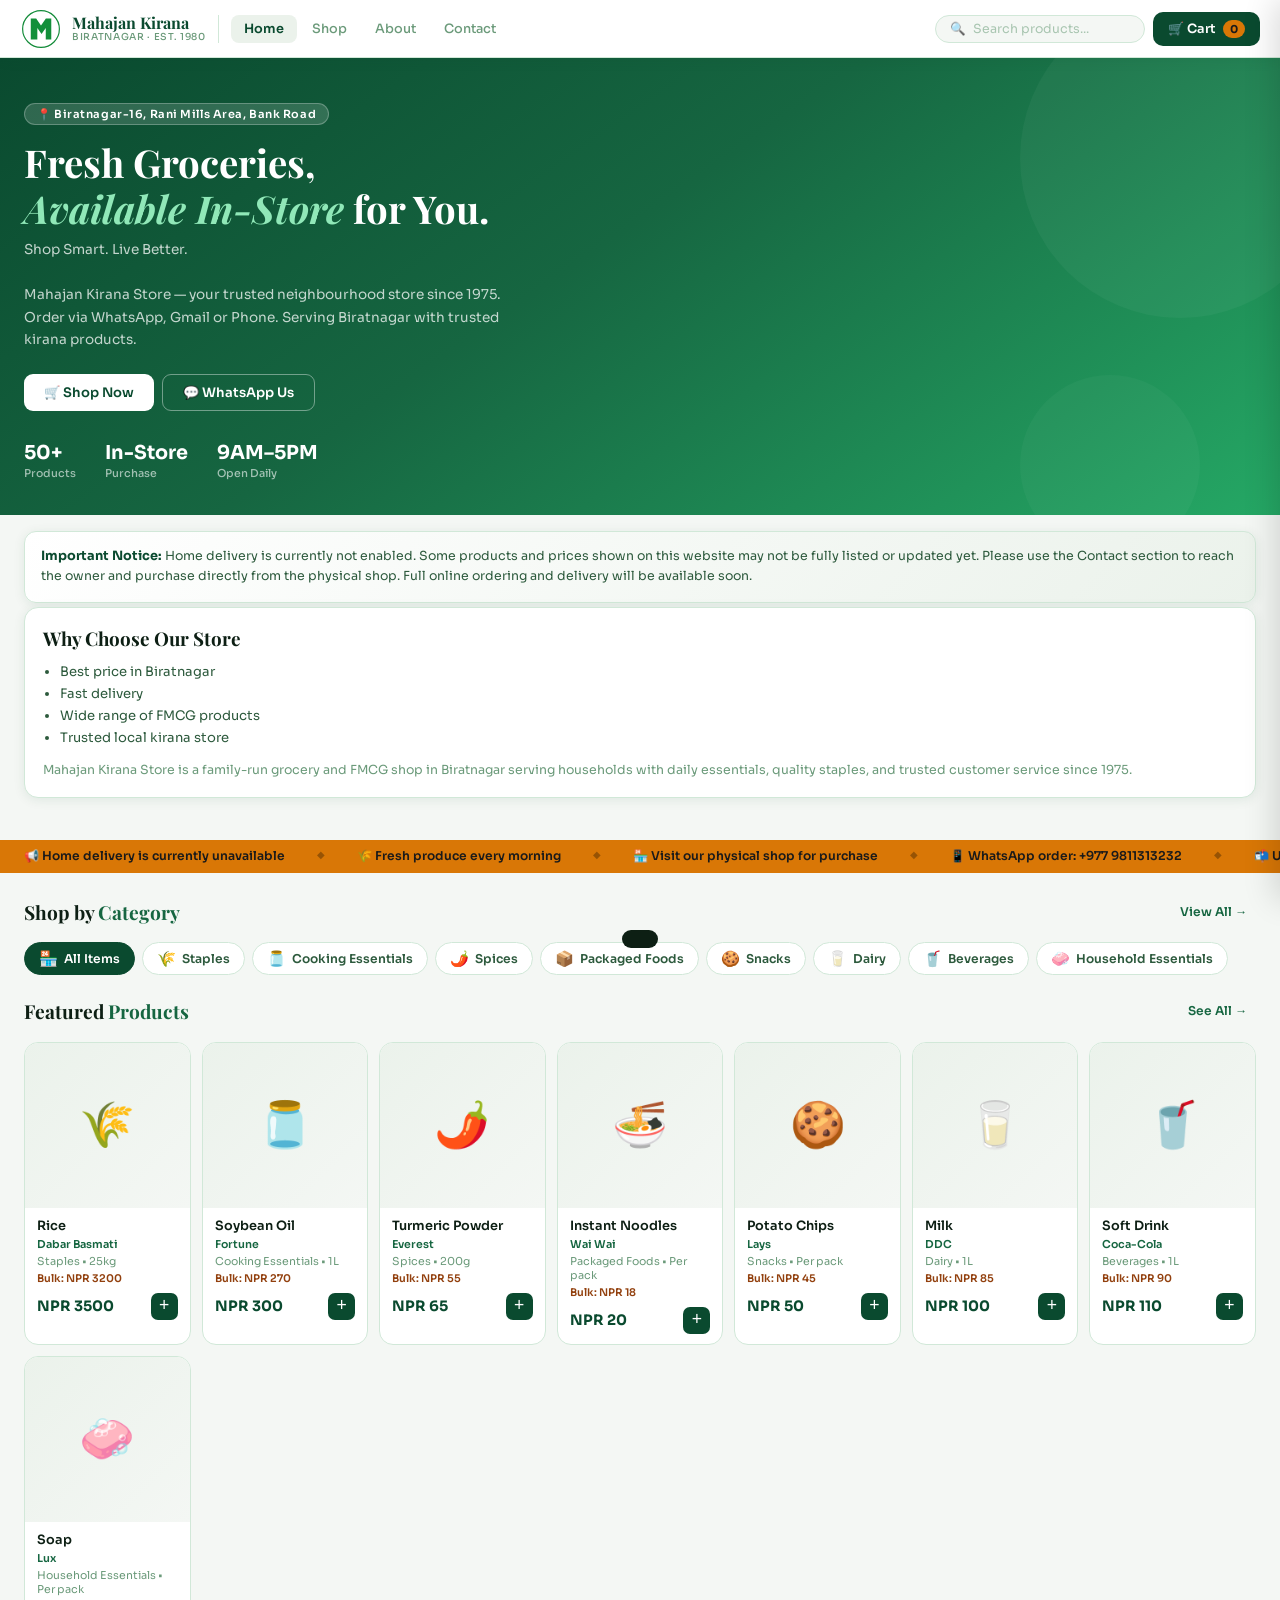
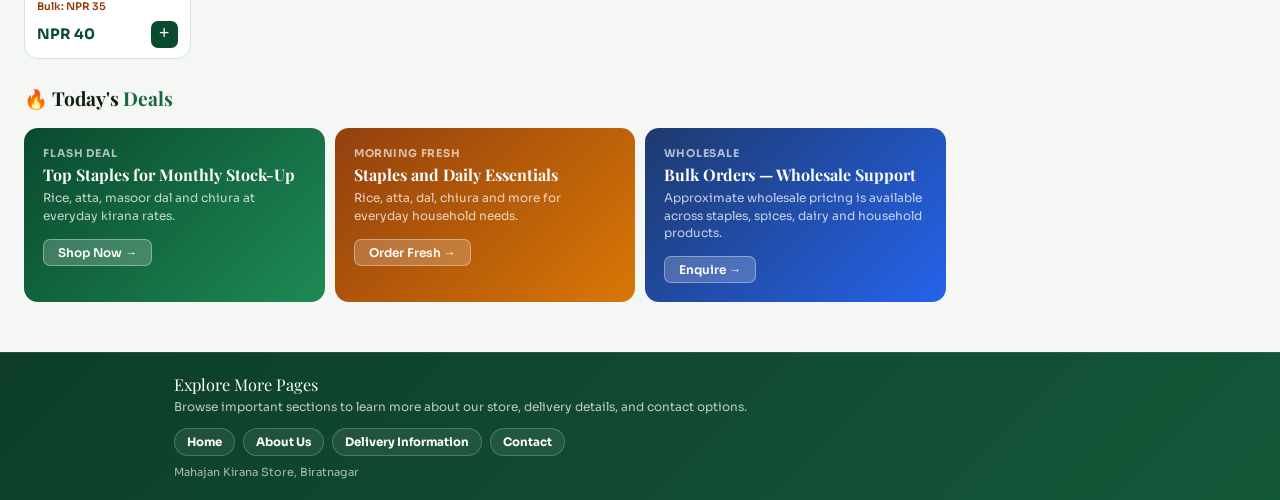
<file: index.html>
﻿<!DOCTYPE html>
<html lang="en">
<head>
<meta charset="UTF-8">
<meta name="viewport" content="width=device-width, initial-scale=1.0">
<title>Mahajan Kirana Store | Trusted Kirana Shop in Biratnagar</title>
<meta name="description" content="Buy groceries, FMCG & household items in Biratnagar. Fast delivery, best prices, trusted local kirana store in Nepal.">
<meta name="keywords" content="Mahajan Kirana Store, Kirana Store Biratnagar, Grocery Shop Biratnagar, Nepal Kirana, Daily Essentials, Wholesale Grocery">
<meta name="author" content="Mahajan Kirana Store">
<meta name="robots" content="index, follow, max-image-preview:large">
<meta name="theme-color" content="#0A4A2F">
<link rel="canonical" href="https://kirana-store-web.vercel.app/"><link rel="icon" type="image/svg+xml" href="assets/images/mahaajan-logo.svg">
<link rel="apple-touch-icon" href="assets/images/mahaajan-logo.png">

<meta property="og:type" content="website">
<meta property="og:site_name" content="Mahajan Kirana Store">
<meta property="og:title" content="Mahajan Kirana Store | Trusted Kirana Shop in Biratnagar">
<meta property="og:description" content="Trusted neighborhood kirana store in Biratnagar. Browse products and contact the owner for direct purchase.">
<meta property="og:url" content="https://kirana-store-web.vercel.app/">

<meta name="twitter:card" content="summary">
<meta name="twitter:title" content="Mahajan Kirana Store | Trusted Kirana Shop in Biratnagar">
<meta name="twitter:description" content="Browse products and contact Mahajan Kirana Store in Biratnagar for direct purchase.">

<link rel="preconnect" href="https://fonts.googleapis.com">
<link rel="preconnect" href="https://fonts.gstatic.com" crossorigin>
<link rel="stylesheet" href="https://fonts.googleapis.com/css2?family=Sora:wght@300;400;500;600;700;800&family=Playfair+Display:ital,wght@0,600;0,700;1,500&display=swap">

<link rel="stylesheet" href="assets/css/styles.css">
<script type="application/ld+json">
{
  "@context": "https://schema.org",
  "@type": "GroceryStore",
  "name": "Mahajan Kirana Store",
  "url": "https://kirana-store-web.vercel.app/",
  "logo": "https://kirana-store-web.vercel.app/assets/images/mahaajan-logo.svg",
  "image": "https://kirana-store-web.vercel.app/assets/images/mahaajan-logo.svg",
  "description": "Trusted neighborhood kirana store in Biratnagar. Buy groceries, FMCG & household items online.",
  "address": {
    "@type": "PostalAddress",
    "streetAddress": "Biratnagar-16, Rani Mills Area, Bank Road",
    "addressLocality": "Biratnagar",
    "addressRegion": "Morang",
    "addressCountry": "NP"
  },
  "telephone": "+9779811313232",
  "email": "harshitshahaaai906@gmail.com",
  "openingHours": "Mo-Su 10:00-17:00",
  "areaServed": "Biratnagar"
}
</script>
</head>
<body>

<div id="nav">
  <div class="logo-wrap" onclick="go('home')">
    <div class="logo-sq"><img class="logo-img" src="assets/images/mahaajan-logo.svg" alt="Mahajan Kirana Store logo"></div>
    <div>
      <div class="logo-name">Mahajan Kirana</div>
      <div class="logo-tag">Biratnagar · Est. 1980</div>
    </div>
  </div>
  <div class="nav-sep"></div>
  <div class="nav-tabs">
    <button class="ntab on" onclick="go('home',this)">Home</button>
    <button class="ntab" onclick="go('shop',this)">Shop</button>
    <button class="ntab" onclick="go('about',this)">About</button>
    <button class="ntab" onclick="go('contact',this)">Contact</button>
  </div>
  <div class="nav-r">
    <div class="search-pill">🔍 <input id="searchInput" placeholder="Search products..." oninput="onSearch()"></div>
    <button class="cartbtn" onclick="openCart()">🛒 Cart <span class="cbadge" id="cCount">0</span></button>
  </div>
</div>

<!-- CART DRAWER -->
<div class="overlay" id="overlay" onclick="closeCart()"></div>
<div class="drawer" id="drawer">
  <div class="dr-head">
    <h2>🛒 Your Cart</h2>
    <button class="dr-close" onclick="closeCart()">✕</button>
  </div>
  <div class="dr-body" id="drBody"></div>
  <div class="dr-foot" id="drFoot" style="display:none">
    <div class="dr-subtotal">
      <span class="dr-subtotal-label">Order Total</span>
      <span class="dr-subtotal-val" id="drTotal">NPR 0</span>
    </div>
    <div class="dr-delivery" id="drDelivery"></div>
    <div class="order-section-label">Choose how to place your order</div>
    <button class="obtn obtn-wa" onclick="placeOrder('wa')">💬 Order via WhatsApp</button>
    <button class="obtn obtn-gm" onclick="placeOrder('gm')">✉️ Order via Gmail</button>
    <button class="obtn obtn-ph" onclick="placeOrder('ph')">📞 Order via Phone Call</button>
    <div class="dr-note">You'll see a preview of your order message before it's sent. You can edit it anytime.</div>
  </div>
</div>

<!-- ORDER MODAL -->
<div class="modal-wrap" id="modalWrap">
  <div class="modal">
    <div class="modal-icon" id="mIcon"></div>
    <div class="modal-title" id="mTitle"></div>
    <div class="modal-sub" id="mSub"></div>
    <div class="modal-order-id" id="mOrderId"></div>
    <div
      style="font-size:.7rem;color:var(--t3);margin-bottom:.4rem;font-weight:600;text-transform:uppercase;letter-spacing:.07em">
      📋 Your order message preview:</div>
    <div class="modal-msg-preview" id="mPreview"></div>
    <div class="modal-btns" id="mBtns"></div>
  </div>
</div>

<div class="modal-wrap" id="detailWrap">
  <div class="modal">
    <div class="modal-icon" id="dIcon"></div>
    <div class="modal-title" id="dTitle"></div>
    <div class="detail-brand" id="dBrand"></div>
    <div class="detail-meta" id="dMeta"></div>
    <div class="detail-desc" id="dDesc"></div>
    <div class="detail-price-grid">
      <div class="detail-price-card">
        <div class="detail-price-label">Retail Price</div>
        <div class="detail-price-value" id="dRetail"></div>
      </div>
      <div class="detail-price-card">
        <div class="detail-price-label">Wholesale Price</div>
        <div class="detail-price-value" id="dWholesale"></div>
      </div>
    </div>
    <div class="modal-btns">
      <button class="modal-btn modal-btn-ph" id="dAddBtn">Add to Cart</button>
      <button class="modal-btn modal-btn-wa" id="dAskBtn">Ask on WhatsApp</button>
      <button class="modal-btn modal-btn-sec" onclick="closeProductDetail()">Close</button>
    </div>
  </div>
</div>

<!-- TOAST -->
<div class="toast" id="toast"></div>

<!-- HOME PAGE -->
<div class="pg on" id="pg-home">
  <div class="hero">
    <div class="hero-inner">
      <div class="hero-pill">📍 Biratnagar-16, Rani Mills Area, Bank Road</div>
      <h1>Fresh Groceries,<br><i>Available In-Store</i> for You.</h1>
      <p>Shop Smart. Live Better.</p>
      <p>Mahajan Kirana Store — your trusted neighbourhood store since 1975. Order via WhatsApp, Gmail or Phone.
        Serving Biratnagar with trusted kirana products.</p>
      <div class="hero-btns">
        <button class="hbtn hbtn-p" onclick="go('shop')">🛒 Shop Now</button>
        <button class="hbtn hbtn-s" onclick="goWA('Hi, I want to know more about Mahajan Kirana Store!')">💬 WhatsApp
          Us</button>
      </div>
      <div class="hero-stats">
        <div>
          <div class="hstat-n">50+</div>
          <div class="hstat-l">Products</div>
        </div>
        <!-- Removed: 3,000+ Happy Customers -->
        <div>
          <div class="hstat-n">In-Store</div>
          <div class="hstat-l">Purchase</div>
        </div>
        <div>
          <div class="hstat-n">9AM–5PM</div>
          <div class="hstat-l">Open Daily</div>
        </div>
      </div>
    </div>
  </div>

  <div class="site-notice">
    <strong>Important Notice:</strong> Home delivery is currently not enabled. Some products and prices shown on this website may not be fully listed or updated yet. Please use the Contact section to reach the owner and purchase directly from the physical shop. Full online ordering and delivery will be available soon.
  </div>

  <div class="sec" style="padding-top:.3rem">
    <div class="ccard" style="padding:1rem 1.1rem">
      <h2 style="margin:.1rem 0 .6rem;font-size:1.18rem;font-family:'Playfair Display',serif;color:var(--t1)">Why Choose Our Store</h2>
      <ul style="margin:0 0 .7rem 1.1rem;padding:0;color:var(--t2);font-size:.82rem;line-height:1.7">
        <li>Best price in Biratnagar</li>
        <li>Fast delivery</li>
        <li>Wide range of FMCG products</li>
        <li>Trusted local kirana store</li>
      </ul>
      <p style="font-size:.78rem;color:var(--t3);margin:.3rem 0 0;line-height:1.6">Mahajan Kirana Store is a family-run grocery and FMCG shop in Biratnagar serving households with daily essentials, quality staples, and trusted customer service since 1975.</p>
    </div>
  </div>

  <div class="ticker">
    <div class="ticker-track">
      <span class="ticker-item">📢 Home delivery is currently unavailable</span><span class="ticker-sep">◆</span>
      <span class="ticker-item">🌾 Fresh produce every morning</span><span class="ticker-sep">◆</span>
      <span class="ticker-item">🏪 Visit our physical shop for purchase</span><span class="ticker-sep">◆</span>
      <span class="ticker-item">📱 WhatsApp order: +977 9811313232</span><span class="ticker-sep">◆</span>
      <span class="ticker-item">📬 Use Contact section to reach owner</span><span class="ticker-sep">◆</span>
      <span class="ticker-item">🌿 100% fresh & quality assured</span><span class="ticker-sep">◆</span>
      <span class="ticker-item">📢 Home delivery is currently unavailable</span><span class="ticker-sep">◆</span>
      <span class="ticker-item">🌾 Fresh produce every morning</span><span class="ticker-sep">◆</span>
      <span class="ticker-item">🏪 Visit our physical shop for purchase</span><span class="ticker-sep">◆</span>
      <span class="ticker-item">📱 WhatsApp order: +977 9811313232</span><span class="ticker-sep">◆</span>
    </div>
  </div>

  <div class="sec">
    <div class="sec-hd">
      <div class="sec-title">Shop by <span>Category</span></div>
      <div class="sec-link" onclick="go('shop')">View All →</div>
    </div>
    <div class="cat-row" id="homeCats"></div>
    <div class="sec-hd" style="margin-top:.3rem">
      <div class="sec-title">Featured <span>Products</span></div>
      <div class="sec-link" onclick="go('shop')">See All →</div>
    </div>
    <div class="pgrid" id="featGrid"></div>
  </div>

  <div class="sec" style="padding-top:0">
    <div class="sec-hd">
      <div class="sec-title">🔥 Today's <span>Deals</span></div>
    </div>
    <div style="display:grid;grid-template-columns:repeat(auto-fill,minmax(240px,1fr));gap:10px">
      <div style="background:linear-gradient(135deg,#0A4A2F,#1e8a55);border-radius:14px;padding:1.2rem;color:#fff">
        <div
          style="font-size:.67rem;font-weight:700;opacity:.65;text-transform:uppercase;letter-spacing:.08em;margin-bottom:4px">
          Flash Deal</div>
        <div style="font-family:'Playfair Display',serif;font-size:1rem;font-weight:700;margin-bottom:4px">Top Staples
          for Monthly Stock-Up</div>
        <div style="font-size:.75rem;opacity:.75;margin-bottom:.9rem;line-height:1.45">Rice, atta, masoor dal and
          chiura at everyday kirana rates.</div>
        <button onclick="go('shop')"
          style="background:rgba(255,255,255,.2);border:1px solid rgba(255,255,255,.35);color:#fff;border-radius:7px;padding:5px 14px;font-size:.75rem;font-weight:600;cursor:pointer;font-family:'Sora',sans-serif">Shop
          Now →</button>
        <div
          style="position:absolute;top:10px;right:10px;background:rgba(255,255,255,.18);border-radius:5px;padding:2px 8px;font-size:.62rem;color:#fff;font-weight:600">
          TODAY</div>
      </div>
      <div style="background:linear-gradient(135deg,#92400E,#D97706);border-radius:14px;padding:1.2rem;color:#fff">
        <div
          style="font-size:.67rem;font-weight:700;opacity:.65;text-transform:uppercase;letter-spacing:.08em;margin-bottom:4px">
          Morning Fresh</div>
        <div style="font-family:'Playfair Display',serif;font-size:1rem;font-weight:700;margin-bottom:4px">Staples and
          Daily Essentials</div>
        <div style="font-size:.75rem;opacity:.75;margin-bottom:.9rem;line-height:1.45">Rice, atta, dal, chiura and more
          for everyday household needs.</div>
        <button onclick="filterGo('staples')"
          style="background:rgba(255,255,255,.2);border:1px solid rgba(255,255,255,.35);color:#fff;border-radius:7px;padding:5px 14px;font-size:.75rem;font-weight:600;cursor:pointer;font-family:'Sora',sans-serif">Order
          Fresh →</button>
      </div>
      <div style="background:linear-gradient(135deg,#1e3a6e,#2563EB);border-radius:14px;padding:1.2rem;color:#fff">
        <div
          style="font-size:.67rem;font-weight:700;opacity:.65;text-transform:uppercase;letter-spacing:.08em;margin-bottom:4px">
          Wholesale</div>
        <div style="font-family:'Playfair Display',serif;font-size:1rem;font-weight:700;margin-bottom:4px">Bulk Orders —
          Wholesale Support</div>
        <div style="font-size:.75rem;opacity:.75;margin-bottom:.9rem;line-height:1.45">Approximate wholesale pricing is
          available across staples, spices, dairy and household products.</div>
        <button onclick="goWA('Hi, I want to enquire about bulk/wholesale pricing at Mahajan Kirana Store.')"
          style="background:rgba(255,255,255,.2);border:1px solid rgba(255,255,255,.35);color:#fff;border-radius:7px;padding:5px 14px;font-size:.75rem;font-weight:600;cursor:pointer;font-family:'Sora',sans-serif">Enquire
          →</button>
      </div>
    </div>
  </div>
</div>

<!-- SHOP PAGE -->
<div class="pg" id="pg-shop">
  <div class="sec">
    <div class="sec-hd">
      <div class="sec-title">All <span>Products</span></div>
      <div id="shopCount" style="font-size:.75rem;color:var(--t3);font-weight:500"></div>
    </div>
    <div class="cat-row" id="shopCats"></div>
    <div class="pricing-note" id="pricingNote"></div>
    <div class="pgrid" id="shopGrid"></div>
  </div>
</div>

<!-- ABOUT PAGE -->
<div class="pg" id="pg-about">
  <div class="about-page">
    <div class="about-hero-card">
      <div class="about-kicker">🌿 Est. 1975 · Biratnagar, Nepal</div>
      <div class="about-main-title">Three Generations. One <em>Unbreakable</em> Promise.</div>
      <div class="about-hero-copy">Mahajan Kirana Store began with a simple idea: serve every family with honesty, fairness, and care. That same spirit still shapes everything we do today, from the shop counter to online ordering.</div>
      <div class="about-pill-row">
        <div class="about-pill">50 Years of Trust</div>
        <div class="about-pill">Family-Run Since 1975</div>
        <div class="about-pill">Serving Biratnagar Daily</div>
      </div>
    </div>

    <div class="about-grid">
      <div class="ccard">
        <div class="ccard-title">Our Story</div>
        <div class="about-card-copy">
          <p>In 1975, <strong>Mahesh Shah</strong> started Mahajan Kirana as a small neighbourhood store built on hard work, honest pricing, and genuine customer care.</p>
          <div class="about-highlight">"Every Customer is Family" is the founding belief that still guides the store.</div>
          <p>Over time, <strong>Harendra Prasad Shah</strong> expanded the business, widened the product range, and built strong trust with families across Biratnagar.</p>
          <p>Today, <strong>Harshit Shah</strong> is carrying that legacy forward online, making ordering faster and easier while keeping the same local warmth.</p>
        </div>
      </div>

      <div class="ccard">
        <div class="ccard-title">Our Journey</div>
        <div class="about-timeline">
          <div class="about-line">
            <div class="about-line-year">1975 · The Beginning</div>
            <div class="about-line-title">Mahesh Shah Opens the First Shop</div>
            <div class="about-line-copy">A humble kirana counter with a promise of fair prices and respectful service.</div>
          </div>
          <div class="about-line">
            <div class="about-line-year">1990s · Expansion</div>
            <div class="about-line-title">Growing With the Community</div>
            <div class="about-line-copy">The store expanded its range and became a daily stop for families across Biratnagar.</div>
          </div>
          <div class="about-line">
            <div class="about-line-year">Today · Digital Era</div>
            <div class="about-line-title">Mahajan Kirana Goes Online</div>
            <div class="about-line-copy">The same trusted experience now continues through the website, cart, and WhatsApp ordering.</div>
          </div>
        </div>
      </div>
    </div>

    <div class="ccard">
      <div class="ccard-title">Three Generations, One Store</div>
      <div class="about-grid three">
        <div class="about-person">
          <div class="about-person-tag">Founder</div>
          <div class="about-person-name">Mahesh Shah</div>
          <div class="about-person-role">1st Generation · Est. 1975</div>
          <div class="about-person-desc">Built the foundation of Mahajan Kirana with honesty, discipline, and care for every customer.</div>
        </div>
        <div class="about-person">
          <div class="about-person-tag">Owner</div>
          <div class="about-person-name">Harendra Prasad Shah</div>
          <div class="about-person-role">2nd Generation · Current Owner</div>
          <div class="about-person-desc">Expanded the store, strengthened community trust, and kept quality and pricing dependable.</div>
        </div>
        <div class="about-person">
          <div class="about-person-tag">Digital</div>
          <div class="about-person-name">Harshit Shah</div>
          <div class="about-person-role">3rd Generation · Website Builder</div>
          <div class="about-person-desc">Bringing the family business into the digital age while preserving the same local experience.</div>
        </div>
      </div>
    </div>

    <div class="ccard">
      <div class="ccard-title">What We Stand For</div>
      <div class="about-grid three">
        <div class="about-value">
          <div class="about-value-title">Trust First</div>
          <div class="about-value-desc">We keep our word and serve customers honestly.</div>
        </div>
        <div class="about-value">
          <div class="about-value-title">Fair Prices</div>
          <div class="about-value-desc">Families should always feel they are getting real value.</div>
        </div>
        <div class="about-value">
          <div class="about-value-title">Fresh Quality</div>
          <div class="about-value-desc">We stock what we would confidently bring to our own home.</div>
        </div>
      </div>
    </div>

    <div class="ccard about-quote">
      <div class="about-quote-text">"Every Customer is <em>Family</em>."</div>
      <div class="about-quote-by">Mahesh Shah · Founder, Mahajan Kirana Store</div>
    </div>
  </div>
</div>

<!-- CONTACT PAGE -->
<div class="pg" id="pg-contact">
  <div class="contact-wrap">
    <div style="padding-top:.4rem;margin-bottom:1.1rem">
      <div class="sec-title" style="font-size:1.3rem;margin-bottom:.3rem">Get in <span
          style="color:var(--g2)">Touch</span></div>
      <p style="font-size:.8rem;color:var(--t3);line-height:1.6">Visit us, call us, or order directly via WhatsApp or
        email — we're always here for you.</p>
    </div>
    <div class="ccard">
      <div class="ccard-title">🏪 Mahajan Kirana Store</div>
      <div class="cinfo-row">
        <div class="cinfo-ic">📍</div>
        <div>
          <div class="cinfo-lbl">Address</div>
          <div class="cinfo-val">Biratnagar-16, Rani Mills Area, Bank Road, Morang, Nepal</div>
        </div>
      </div>
      <div class="cinfo-row">
        <div class="cinfo-ic">📞</div>
        <div>
          <div class="cinfo-lbl">Phone / WhatsApp</div>
          <div class="cinfo-val">+977 9811313232</div>
        </div>
      </div>
      <div class="cinfo-row">
        <div class="cinfo-ic">✉️</div>
        <div>
          <div class="cinfo-lbl">Email</div>
          <div class="cinfo-val">harshitshahaaai906@gmail.com</div>
        </div>
      </div>
      <div class="cinfo-row">
        <div class="cinfo-ic">🕐</div>
        <div>
          <div class="cinfo-lbl">Hours</div>
          <div class="cinfo-val">10:00 AM – 5:00 PM · Open Every Day</div>
        </div>
      </div>
      <div class="cinfo-row">
        <div class="cinfo-ic">🚚</div>
        <div>
          <div class="cinfo-lbl">Delivery</div>
          <div class="cinfo-val">Home delivery is currently unavailable. Please contact the owner and purchase from the physical shop.</div>
        </div>
      </div>
    </div>
    <div class="ccard">
      <div class="ccard-title">📍 Our Location</div>
      <div class="map-box">
        <iframe class="map-frame"
          src="https://www.google.com/maps?q=Mahajan%20Kirana%20Store%2C%20Biratnagar-16%2C%20Rani%20Mills%20Area%2C%20Bank%20Road%2C%20Morang%2C%20Nepal&output=embed"
          title="Mahajan Kirana Store location map" loading="lazy" referrerpolicy="no-referrer-when-downgrade"
          allowfullscreen></iframe>
      </div>
      <div class="cbtn-row">
        <button class="cbtn cbtn-map" onclick="openMap()">Open Map</button>
        <button class="cbtn cbtn-wa" onclick="goWA('Hi, I want to visit or order from Mahajan Kirana Store!')">💬
          WhatsApp</button>
        <button class="cbtn cbtn-call" onclick="callStore()">📞 Call Now</button>
        <button class="cbtn cbtn-mail" onclick="emailStore()">✉️ Email Us</button>
      </div>
    </div>
    <div class="ccard">
      <div class="ccard-title">📦 Place a Direct Order</div>
      <p style="font-size:.78rem;color:var(--t3);margin-bottom:.9rem;line-height:1.55">Want to order without browsing?
        Tell us what you need and we'll arrange it for you.</p>
      <div class="cbtn-row" style="flex-direction:column">
        <button class="cbtn cbtn-wa" style="width:100%"
          onclick="goWA('Hi Mahajan Kirana, I want to place a custom order. Please help me!')">💬 Custom Order via
          WhatsApp</button>
        <button class="cbtn cbtn-mail" style="width:100%;margin-top:4px" onclick="emailDirectOrder()">✉️ Custom Order
          via Email</button>
      </div>
    </div>
  </div>
</div>

<footer class="site-footer">
  <div class="site-footer-inner">
    <div class="site-footer-title">Explore More Pages</div>
    <div class="site-footer-sub">Browse important sections to learn more about our store, delivery details, and contact options.</div>
    <div class="site-footer-links">
      <a class="site-footer-link" href="index.html">Home</a>
      <a class="site-footer-link" href="about.html">About Us</a>
      <a class="site-footer-link" href="delivery.html">Delivery Information</a>
      <a class="site-footer-link" href="contact.html">Contact</a>
    </div>
    <div class="site-footer-copy">Mahajan Kirana Store, Biratnagar</div>
  </div>
</footer>

<script src="assets/js/script.js"></script>
</body>
</html>
</file>
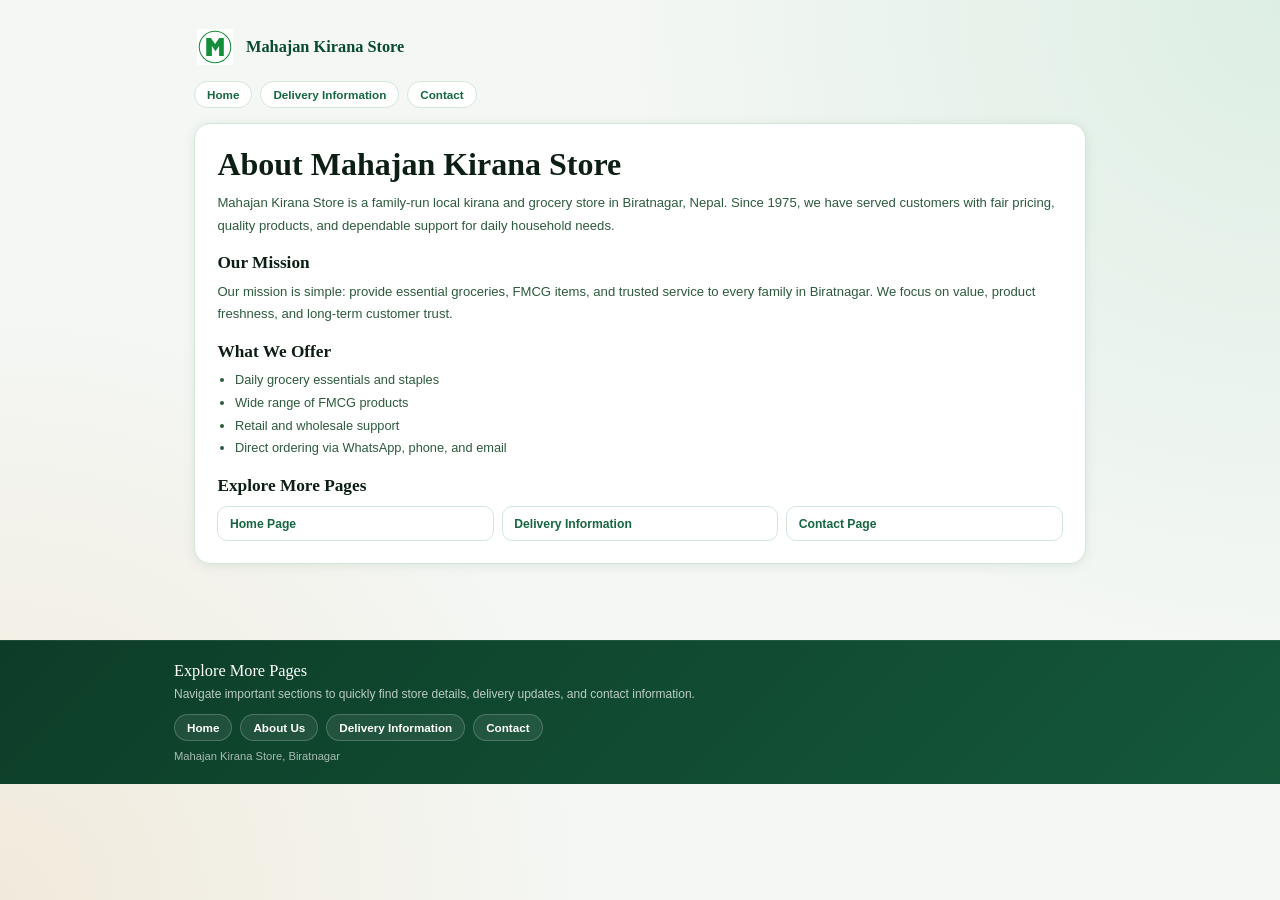
<file: about.html>
<!DOCTYPE html>
<html lang="en">
<head>
<meta charset="UTF-8">
<meta name="viewport" content="width=device-width, initial-scale=1.0">
<title>About Mahajan Kirana Store | Trusted Kirana in Biratnagar</title>
<meta name="description" content="Learn about Mahajan Kirana Store in Biratnagar, a trusted family-run kirana shop serving daily grocery and FMCG needs since 1975.">
<meta name="keywords" content="about Mahajan Kirana Store, Biratnagar kirana, family grocery store Nepal, trusted kirana store">
<meta name="robots" content="index,follow">
<link rel="canonical" href="https://kirana-store-web.vercel.app/about.html">
<link rel="icon" type="image/svg+xml" href="assets/images/mahaajan-logo.svg">
<link rel="apple-touch-icon" href="assets/images/mahaajan-logo.png">
<link rel="stylesheet" href="assets/css/styles.css">
</head>
<body class="info-page">
  <main class="info-shell">
    <a class="info-brand" href="index.html">
      <span class="logo-sq logo-sq-sm"><img class="logo-img" src="assets/images/mahaajan-logo.svg" alt="Mahajan Kirana Store logo"></span>
      <span class="info-brand-text">Mahajan Kirana Store</span>
    </a>
    <div class="info-topnav">
      <a class="info-navlink" href="index.html">Home</a>
      <a class="info-navlink" href="delivery.html">Delivery Information</a>
      <a class="info-navlink" href="contact.html">Contact</a>
    </div>

    <section class="info-card">
      <h1 class="info-h1">About Mahajan Kirana Store</h1>
      <p class="info-copy">Mahajan Kirana Store is a family-run local kirana and grocery store in Biratnagar, Nepal. Since 1975, we have served customers with fair pricing, quality products, and dependable support for daily household needs.</p>

      <h2 class="info-h2">Our Mission</h2>
      <p class="info-copy">Our mission is simple: provide essential groceries, FMCG items, and trusted service to every family in Biratnagar. We focus on value, product freshness, and long-term customer trust.</p>

      <h2 class="info-h2">What We Offer</h2>
      <ul class="info-list">
        <li>Daily grocery essentials and staples</li>
        <li>Wide range of FMCG products</li>
        <li>Retail and wholesale support</li>
        <li>Direct ordering via WhatsApp, phone, and email</li>
      </ul>

      <h2 class="info-h2">Explore More Pages</h2>
      <div class="info-links">
        <a class="info-link-card" href="index.html">Home Page</a>
        <a class="info-link-card" href="delivery.html">Delivery Information</a>
        <a class="info-link-card" href="contact.html">Contact Page</a>
      </div>
    </section>
  </main>

  <footer class="site-footer">
    <div class="site-footer-inner">
      <div class="site-footer-title">Explore More Pages</div>
      <div class="site-footer-sub">Navigate important sections to quickly find store details, delivery updates, and contact information.</div>
      <div class="site-footer-links">
        <a class="site-footer-link" href="index.html">Home</a>
        <a class="site-footer-link" href="about.html">About Us</a>
        <a class="site-footer-link" href="delivery.html">Delivery Information</a>
        <a class="site-footer-link" href="contact.html">Contact</a>
      </div>
      <div class="site-footer-copy">Mahajan Kirana Store, Biratnagar</div>
    </div>
  </footer>
</body>
</html>
</file>
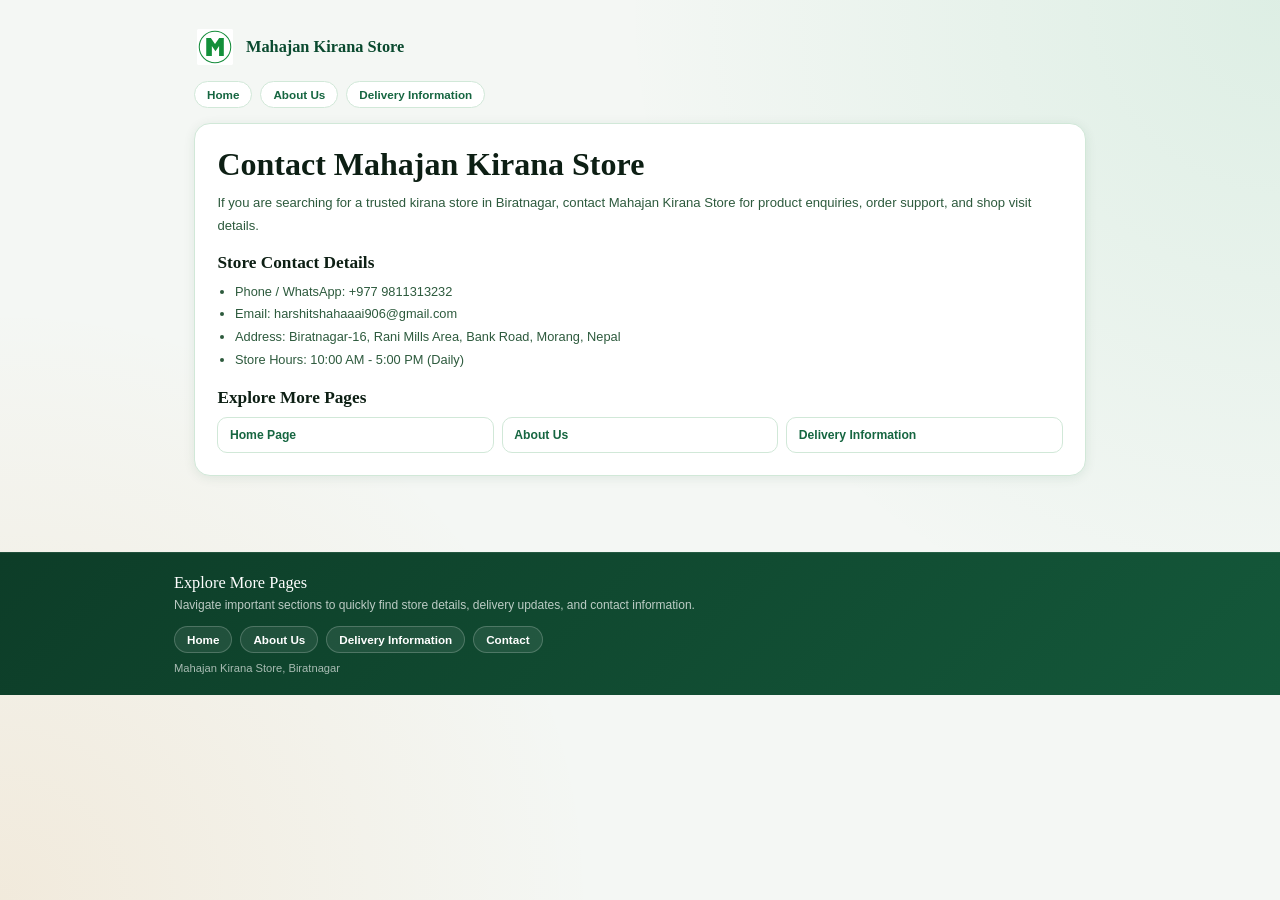
<file: contact.html>
<!DOCTYPE html>
<html lang="en">
<head>
<meta charset="UTF-8">
<meta name="viewport" content="width=device-width, initial-scale=1.0">
<title>Contact Mahajan Kirana Store | Biratnagar Grocery Shop</title>
<meta name="description" content="Contact Mahajan Kirana Store in Biratnagar via phone, WhatsApp, and email. Visit our grocery and FMCG store for daily essentials.">
<meta name="keywords" content="contact Mahajan Kirana Store, kirana store Biratnagar contact, grocery store phone number Biratnagar">
<meta name="robots" content="index,follow">
<link rel="canonical" href="https://kirana-store-web.vercel.app/contact.html">
<link rel="icon" type="image/svg+xml" href="assets/images/mahaajan-logo.svg">
<link rel="apple-touch-icon" href="assets/images/mahaajan-logo.png">
<link rel="stylesheet" href="assets/css/styles.css">
</head>
<body class="info-page">
  <main class="info-shell">
    <a class="info-brand" href="index.html">
      <span class="logo-sq logo-sq-sm"><img class="logo-img" src="assets/images/mahaajan-logo.svg" alt="Mahajan Kirana Store logo"></span>
      <span class="info-brand-text">Mahajan Kirana Store</span>
    </a>
    <div class="info-topnav">
      <a class="info-navlink" href="index.html">Home</a>
      <a class="info-navlink" href="about.html">About Us</a>
      <a class="info-navlink" href="delivery.html">Delivery Information</a>
    </div>

    <section class="info-card">
      <h1 class="info-h1">Contact Mahajan Kirana Store</h1>
      <p class="info-copy">If you are searching for a trusted kirana store in Biratnagar, contact Mahajan Kirana Store for product enquiries, order support, and shop visit details.</p>

      <h2 class="info-h2">Store Contact Details</h2>
      <ul class="info-list">
        <li>Phone / WhatsApp: +977 9811313232</li>
        <li>Email: harshitshahaaai906@gmail.com</li>
        <li>Address: Biratnagar-16, Rani Mills Area, Bank Road, Morang, Nepal</li>
        <li>Store Hours: 10:00 AM - 5:00 PM (Daily)</li>
      </ul>

      <h2 class="info-h2">Explore More Pages</h2>
      <div class="info-links">
        <a class="info-link-card" href="index.html">Home Page</a>
        <a class="info-link-card" href="about.html">About Us</a>
        <a class="info-link-card" href="delivery.html">Delivery Information</a>
      </div>
    </section>
  </main>

  <footer class="site-footer">
    <div class="site-footer-inner">
      <div class="site-footer-title">Explore More Pages</div>
      <div class="site-footer-sub">Navigate important sections to quickly find store details, delivery updates, and contact information.</div>
      <div class="site-footer-links">
        <a class="site-footer-link" href="index.html">Home</a>
        <a class="site-footer-link" href="about.html">About Us</a>
        <a class="site-footer-link" href="delivery.html">Delivery Information</a>
        <a class="site-footer-link" href="contact.html">Contact</a>
      </div>
      <div class="site-footer-copy">Mahajan Kirana Store, Biratnagar</div>
    </div>
  </footer>
</body>
</html>
</file>
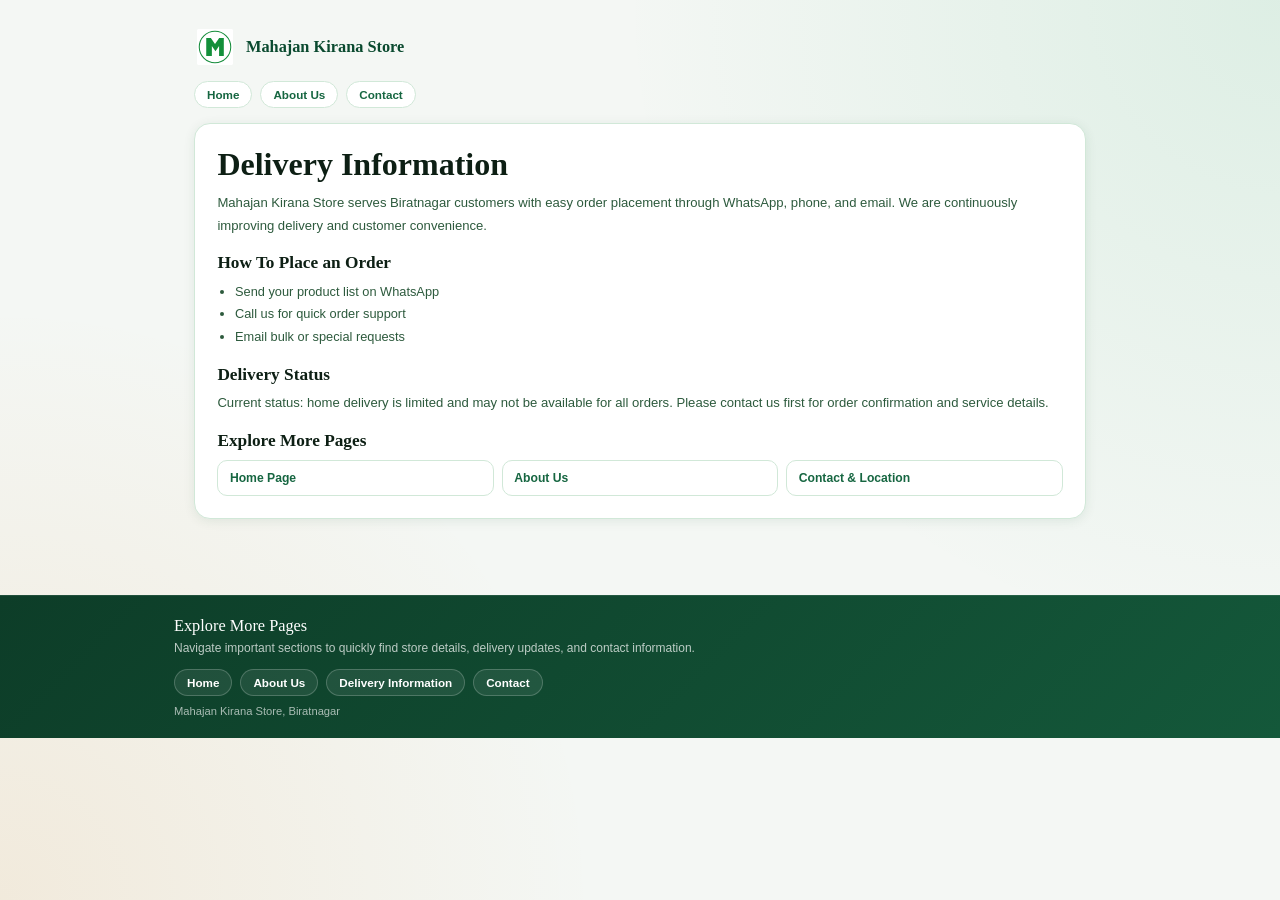
<file: delivery.html>
<!DOCTYPE html>
<html lang="en">
<head>
<meta charset="UTF-8">
<meta name="viewport" content="width=device-width, initial-scale=1.0">
<title>Delivery Information | Mahajan Kirana Store Biratnagar</title>
<meta name="description" content="Read delivery information for Mahajan Kirana Store in Biratnagar, including order channels, service areas, and support details.">
<meta name="keywords" content="delivery Mahajan Kirana Store, grocery delivery Biratnagar, kirana order Nepal">
<meta name="robots" content="index,follow">
<link rel="canonical" href="https://kirana-store-web.vercel.app/delivery.html">
<link rel="icon" type="image/svg+xml" href="assets/images/mahaajan-logo.svg">
<link rel="apple-touch-icon" href="assets/images/mahaajan-logo.png">
<link rel="stylesheet" href="assets/css/styles.css">
</head>
<body class="info-page">
  <main class="info-shell">
    <a class="info-brand" href="index.html">
      <span class="logo-sq logo-sq-sm"><img class="logo-img" src="assets/images/mahaajan-logo.svg" alt="Mahajan Kirana Store logo"></span>
      <span class="info-brand-text">Mahajan Kirana Store</span>
    </a>
    <div class="info-topnav">
      <a class="info-navlink" href="index.html">Home</a>
      <a class="info-navlink" href="about.html">About Us</a>
      <a class="info-navlink" href="contact.html">Contact</a>
    </div>

    <section class="info-card">
      <h1 class="info-h1">Delivery Information</h1>
      <p class="info-copy">Mahajan Kirana Store serves Biratnagar customers with easy order placement through WhatsApp, phone, and email. We are continuously improving delivery and customer convenience.</p>

      <h2 class="info-h2">How To Place an Order</h2>
      <ul class="info-list">
        <li>Send your product list on WhatsApp</li>
        <li>Call us for quick order support</li>
        <li>Email bulk or special requests</li>
      </ul>

      <h2 class="info-h2">Delivery Status</h2>
      <p class="info-copy">Current status: home delivery is limited and may not be available for all orders. Please contact us first for order confirmation and service details.</p>

      <h2 class="info-h2">Explore More Pages</h2>
      <div class="info-links">
        <a class="info-link-card" href="index.html">Home Page</a>
        <a class="info-link-card" href="about.html">About Us</a>
        <a class="info-link-card" href="contact.html">Contact & Location</a>
      </div>
    </section>
  </main>

  <footer class="site-footer">
    <div class="site-footer-inner">
      <div class="site-footer-title">Explore More Pages</div>
      <div class="site-footer-sub">Navigate important sections to quickly find store details, delivery updates, and contact information.</div>
      <div class="site-footer-links">
        <a class="site-footer-link" href="index.html">Home</a>
        <a class="site-footer-link" href="about.html">About Us</a>
        <a class="site-footer-link" href="delivery.html">Delivery Information</a>
        <a class="site-footer-link" href="contact.html">Contact</a>
      </div>
      <div class="site-footer-copy">Mahajan Kirana Store, Biratnagar</div>
    </div>
  </footer>
</body>
</html>
</file>
<file: assets/css/styles.css>
﻿  * {
    margin: 0;
    padding: 0;
    box-sizing: border-box
  }

  :root {
    --g1: #0A4A2F;
    --g2: #166641;
    --g3: #1e8a55;
    --amber: #D97706;
    --amber-l: #FEF3C7;
    --amber-d: #92400E;
    --red: #DC2626;
    --red-l: #FEF2F2;
    --bg: #F4F7F4;
    --bg2: #FFFFFF;
    --bg3: #EBF2EB;
    --t1: #0D1F14;
    --t2: #2D5A3D;
    --t3: #6B9A7A;
    --t4: #A8C5B0;
    --bdr: #D1E8D8;
    --r: 14px;
    --r2: 10px;
    --r3: 7px;
    --sh: 0 2px 12px rgba(10, 74, 47, 0.09);
    --sh2: 0 8px 28px rgba(10, 74, 47, 0.16);
  }

  body {
    font-family: 'Sora', sans-serif;
    background: var(--bg);
    color: var(--t1);
    min-height: 100vh;
    overflow-x: hidden;
    font-size: 14px;
  }

  /* SCROLLBAR */
  ::-webkit-scrollbar {
    width: 3px;
    height: 3px
  }

  ::-webkit-scrollbar-thumb {
    background: var(--bdr);
    border-radius: 99px
  }

  /* ===== NAV ===== */
  #nav {
    position: sticky;
    top: 0;
    z-index: 200;
    background: var(--bg2);
    border-bottom: 1px solid var(--bdr);
    height: 58px;
    display: flex;
    align-items: center;
    padding: 0 20px;
    gap: 12px;
    box-shadow: var(--sh)
  }

  .logo-wrap {
    display: flex;
    align-items: center;
    gap: 10px;
    cursor: pointer;
    flex-shrink: 0
  }

  .logo-sq {
    width: 42px;
    height: 42px;
    border-radius: 50%;
    background: transparent;
    display: flex;
    align-items: center;
    justify-content: center;
    font-size: 17px;
    overflow: hidden;
    padding: 0;
    flex-shrink: 0
  }

  .logo-img {
    width: 100%;
    height: 100%;
    display: block;
    object-fit: contain
  }

  .logo-name {
    font-family: 'Playfair Display', serif;
    font-size: 1rem;
    font-weight: 700;
    color: var(--g1);
    line-height: 1.1
  }

  .logo-tag {
    font-size: 0.6rem;
    font-weight: 500;
    color: var(--t3);
    letter-spacing: 0.07em;
    text-transform: uppercase
  }

  .nav-sep {
    width: 1px;
    height: 28px;
    background: var(--bdr);
    flex-shrink: 0
  }

  .nav-tabs {
    display: flex;
    gap: 2px;
    flex: 1
  }

  .ntab {
    padding: 6px 13px;
    border-radius: 8px;
    border: none;
    background: none;
    font-family: 'Sora', sans-serif;
    font-size: 0.8rem;
    font-weight: 500;
    color: var(--t3);
    cursor: pointer;
    transition: all .16s;
    white-space: nowrap
  }

  .ntab:hover {
    background: var(--bg3);
    color: var(--t2)
  }

  .ntab.on {
    background: var(--bg3);
    color: var(--g1);
    font-weight: 600
  }

  .nav-r {
    display: flex;
    align-items: center;
    gap: 8px;
    margin-left: auto;
    flex-shrink: 0
  }

  .search-pill {
    display: flex;
    align-items: center;
    gap: 7px;
    background: var(--bg);
    border: 1px solid var(--bdr);
    border-radius: 999px;
    padding: 5px 14px;
    font-size: 0.78rem;
    color: var(--t3);
    cursor: pointer;
    transition: border .15s;
    min-width: 160px
  }

  .search-pill:hover {
    border-color: var(--g2)
  }

  .search-pill input {
    border: none;
    background: none;
    font-family: 'Sora', sans-serif;
    font-size: 0.78rem;
    color: var(--t1);
    width: 100%;
    outline: none
  }

  .search-pill input::placeholder {
    color: var(--t4)
  }

  .cartbtn {
    display: flex;
    align-items: center;
    gap: 7px;
    background: var(--g1);
    color: #fff;
    border: none;
    border-radius: 10px;
    padding: 8px 15px;
    font-family: 'Sora', sans-serif;
    font-size: 0.8rem;
    font-weight: 600;
    cursor: pointer;
    transition: all .16s;
    position: relative
  }

  .cartbtn:hover {
    background: var(--g2);
    transform: translateY(-1px)
  }

  .cbadge {
    background: var(--amber);
    color: #1a1a1a;
    border-radius: 999px;
    padding: 1px 7px;
    font-size: 0.68rem;
    font-weight: 700;
    min-width: 20px;
    text-align: center;
    line-height: 16px
  }

  /* ===== PAGES ===== */
  .pg {
    display: none
  }

  .pg.on {
    display: block;
    animation: pgIn .28s ease
  }

  @keyframes pgIn {
    from {
      opacity: 0;
      transform: translateY(5px)
    }

    to {
      opacity: 1;
      transform: translateY(0)
    }
  }

  /* ===== HERO ===== */
  .hero {
    background: linear-gradient(145deg, var(--g1) 0%, var(--g2) 45%, #25a865 100%);
    padding: 2.8rem 1.5rem 2.2rem;
    position: relative;
    overflow: hidden
  }

  .hero::after {
    content: '';
    position: absolute;
    right: -60px;
    top: -60px;
    width: 320px;
    height: 320px;
    border-radius: 50%;
    background: rgba(255, 255, 255, 0.04);
    pointer-events: none
  }

  .hero::before {
    content: '';
    position: absolute;
    right: 80px;
    bottom: -40px;
    width: 180px;
    height: 180px;
    border-radius: 50%;
    background: rgba(255, 255, 255, 0.03);
    pointer-events: none
  }

  .hero-inner {
    position: relative;
    max-width: 680px
  }

  .hero-pill {
    display: inline-flex;
    align-items: center;
    gap: 5px;
    background: rgba(255, 255, 255, 0.15);
    border: 1px solid rgba(255, 255, 255, 0.25);
    border-radius: 999px;
    padding: 3px 12px;
    font-size: 0.7rem;
    font-weight: 600;
    color: #fff;
    margin-bottom: .9rem;
    letter-spacing: .05em
  }

  .hero h1 {
    font-family: 'Playfair Display', serif;
    font-size: clamp(1.6rem, 3.5vw, 2.4rem);
    color: #fff;
    line-height: 1.2;
    margin-bottom: .5rem
  }

  .hero h1 i {
    font-style: italic;
    color: #90e8b8
  }

  .hero p {
    color: rgba(255, 255, 255, .75);
    font-size: .85rem;
    line-height: 1.65;
    margin-bottom: 1.4rem;
    max-width: 480px
  }

  .hero-btns {
    display: flex;
    gap: 8px;
    flex-wrap: wrap
  }

  .hbtn {
    padding: 9px 20px;
    border-radius: 9px;
    font-family: 'Sora', sans-serif;
    font-size: .82rem;
    font-weight: 600;
    cursor: pointer;
    border: none;
    transition: all .16s
  }

  .hbtn-p {
    background: #fff;
    color: var(--g1)
  }

  .hbtn-p:hover {
    background: var(--amber-l);
    transform: translateY(-1px)
  }

  .hbtn-s {
    background: transparent;
    color: #fff;
    border: 1.5px solid rgba(255, 255, 255, .4)
  }

  .hbtn-s:hover {
    background: rgba(255, 255, 255, .12)
  }

  .hero-stats {
    display: flex;
    gap: 1.8rem;
    margin-top: 1.8rem;
    flex-wrap: wrap
  }

  .hstat-n {
    font-size: 1.2rem;
    font-weight: 700;
    color: #fff
  }

  .hstat-l {
    font-size: .68rem;
    color: rgba(255, 255, 255, .6);
    margin-top: 1px;
    font-weight: 500
  }

  /* PROMO TICKER */
  .ticker {
    background: var(--amber);
    padding: .55rem 1.5rem;
    display: flex;
    align-items: center;
    gap: .5rem;
    overflow: hidden
  }

  .ticker-track {
    display: flex;
    gap: 2rem;
    animation: tick 22s linear infinite;
    white-space: nowrap
  }

  @keyframes tick {
    0% {
      transform: translateX(0)
    }

    100% {
      transform: translateX(-50%)
    }
  }

  .ticker-item {
    display: flex;
    align-items: center;
    gap: 6px;
    font-size: .76rem;
    font-weight: 600;
    color: #1a1a1a
  }

  .ticker-sep {
    color: rgba(0, 0, 0, .3);
    font-size: .65rem
  }

  /* SECTION */
  .sec {
    padding: 1.6rem 1.5rem
  }

  .sec-hd {
    display: flex;
    align-items: center;
    justify-content: space-between;
    margin-bottom: 1.1rem
  }

  .sec-title {
    font-family: 'Playfair Display', serif;
    font-size: 1.2rem;
    font-weight: 700;
    color: var(--t1)
  }

  .sec-title span {
    color: var(--g2)
  }

  .sec-link {
    font-size: .76rem;
    font-weight: 600;
    color: var(--g2);
    cursor: pointer;
    padding: 4px 9px;
    border-radius: 6px;
    transition: background .14s
  }

  .sec-link:hover {
    background: var(--bg3)
  }

  /* CATEGORY CHIPS */
  .cat-row {
    display: flex;
    gap: 7px;
    overflow-x: auto;
    padding-bottom: 4px;
    scrollbar-width: none;
    -ms-overflow-style: none;
    margin-bottom: 1.2rem
  }

  .cat-row::-webkit-scrollbar {
    display: none
  }

  .cchip {
    display: flex;
    align-items: center;
    gap: 6px;
    padding: 6px 14px;
    border-radius: 999px;
    border: 1.5px solid var(--bdr);
    background: var(--bg2);
    font-size: .76rem;
    font-weight: 600;
    color: var(--t2);
    cursor: pointer;
    transition: all .15s;
    white-space: nowrap;
    flex-shrink: 0
  }

  .cchip:hover {
    border-color: var(--g2);
    color: var(--g1);
    background: var(--bg3)
  }

  .cchip.on {
    border-color: var(--g1);
    background: var(--g1);
    color: #fff
  }

  .cchip-icon {
    font-size: .95rem
  }

  /* PRODUCT GRID */
  .pgrid {
    display: grid;
    grid-template-columns: repeat(auto-fill, minmax(148px, 1fr));
    gap: 11px
  }

  .pcard {
    background: var(--bg2);
    border: 1px solid var(--bdr);
    border-radius: var(--r);
    overflow: hidden;
    cursor: pointer;
    transition: all .2s;
    position: relative
  }

  .pcard:hover {
    transform: translateY(-3px);
    box-shadow: var(--sh2);
    border-color: var(--g3)
  }

  .pcard-img {
    width: 100%;
    aspect-ratio: 1/1;
    background: linear-gradient(135deg, var(--bg3), var(--bg));
    display: flex;
    align-items: center;
    justify-content: center;
    font-size: 2.8rem;
    position: relative
  }

  .pbadge {
    position: absolute;
    top: 7px;
    left: 7px;
    border-radius: 999px;
    padding: 2px 8px;
    font-size: .63rem;
    font-weight: 700;
    line-height: 1.4
  }

  .pbadge-sale {
    background: var(--red);
    color: #fff
  }

  .pbadge-new {
    background: var(--g1);
    color: #fff
  }

  .pbadge-hot {
    background: var(--amber);
    color: #1a1a1a
  }

  .pbadge-fresh {
    background: #0891b2;
    color: #fff
  }

  .pcard-body {
    padding: .65rem .75rem
  }

  .pcard-name {
    font-size: .8rem;
    font-weight: 600;
    color: var(--t1);
    margin-bottom: 2px;
    line-height: 1.3
  }

  .pcard-brand {
    font-size: .68rem;
    color: var(--g2);
    font-weight: 600;
    margin-bottom: 3px
  }

  .pcard-unit {
    font-size: .68rem;
    color: var(--t3);
    margin-bottom: .3rem
  }

  .pcard-wholesale {
    font-size: .66rem;
    color: var(--amber-d);
    font-weight: 600;
    margin-bottom: .45rem
  }

  .pcard-bot {
    display: flex;
    align-items: center;
    justify-content: space-between
  }

  .pcard-price {
    font-size: .9rem;
    font-weight: 700;
    color: var(--g1)
  }

  .pcard-old {
    font-size: .68rem;
    color: var(--t4);
    text-decoration: line-through;
    margin-left: 3px
  }

  .addbtn {
    width: 27px;
    height: 27px;
    border-radius: 7px;
    background: var(--g1);
    border: none;
    color: #fff;
    font-size: 1.1rem;
    cursor: pointer;
    display: flex;
    align-items: center;
    justify-content: center;
    transition: all .15s;
    line-height: 1;
    flex-shrink: 0
  }

  .addbtn:hover {
    background: var(--g2);
    transform: scale(1.1)
  }

  .addbtn:active {
    transform: scale(.92)
  }

  .qctrl {
    display: flex;
    align-items: center;
    gap: 4px;
    flex-shrink: 0
  }

  .qbtn {
    width: 25px;
    height: 25px;
    border-radius: 6px;
    border: 1px solid var(--bdr);
    background: var(--bg);
    cursor: pointer;
    font-size: .85rem;
    font-weight: 700;
    color: var(--t1);
    font-family: 'Sora', sans-serif;
    transition: all .14s;
    line-height: 1
  }

  .qbtn:hover {
    background: var(--bg3);
    border-color: var(--g3)
  }

  .qnum {
    font-size: .8rem;
    font-weight: 700;
    min-width: 17px;
    text-align: center;
    color: var(--g1)
  }

  /* EMPTY STATE */
  .empty-state {
    text-align: center;
    padding: 3rem 1rem;
    color: var(--t3)
  }

  .empty-icon {
    font-size: 2.8rem;
    margin-bottom: .5rem
  }

  .pricing-note {
    background: var(--amber-l);
    border: 1px solid #f5d58f;
    color: var(--amber-d);
    border-radius: 10px;
    padding: .75rem .9rem;
    font-size: .73rem;
    line-height: 1.55;
    margin-bottom: 1rem
  }

  .site-notice {
    background: linear-gradient(135deg, var(--bg2), var(--bg3));
    border: 1px solid var(--bdr);
    color: var(--t2);
    border-radius: 12px;
    padding: .9rem 1rem;
    margin: 1rem 1.5rem 0;
    line-height: 1.6;
    font-size: .78rem;
    box-shadow: var(--sh);
  }

  .site-notice strong {
    font-size: .8rem;
    color: var(--g1);
  }

  /* ===== CART DRAWER ===== */
  .overlay {
    position: fixed;
    inset: 0;
    background: rgba(0, 0, 0, .42);
    z-index: 400;
    opacity: 0;
    pointer-events: none;
    transition: opacity .25s
  }

  .overlay.on {
    opacity: 1;
    pointer-events: all
  }

  .drawer {
    position: fixed;
    right: 0;
    top: 0;
    bottom: 0;
    width: min(420px, 100vw);
    background: var(--bg2);
    z-index: 401;
    transform: translateX(100%);
    transition: transform .3s cubic-bezier(.4, 0, .2, 1);
    display: flex;
    flex-direction: column;
    box-shadow: -6px 0 30px rgba(0, 0, 0, .14)
  }

  .drawer.on {
    transform: translateX(0)
  }

  .dr-head {
    padding: 1.1rem 1.4rem;
    border-bottom: 1px solid var(--bdr);
    display: flex;
    align-items: center;
    justify-content: space-between
  }

  .dr-head h2 {
    font-family: 'Playfair Display', serif;
    font-size: 1.05rem;
    font-weight: 700;
    display: flex;
    align-items: center;
    gap: 7px
  }

  .dr-close {
    width: 30px;
    height: 30px;
    border-radius: 7px;
    border: 1px solid var(--bdr);
    background: none;
    cursor: pointer;
    font-size: 1rem;
    color: var(--t2);
    transition: all .14s;
    display: flex;
    align-items: center;
    justify-content: center
  }

  .dr-close:hover {
    background: var(--bg3)
  }

  .dr-body {
    flex: 1;
    overflow-y: auto;
    padding: 1rem 1.4rem
  }

  .ci {
    display: flex;
    gap: 10px;
    align-items: center;
    padding: 10px 0;
    border-bottom: 1px solid var(--bdr)
  }

  .ci:last-child {
    border: none
  }

  .ci-img {
    width: 46px;
    height: 46px;
    border-radius: 10px;
    background: var(--bg3);
    display: flex;
    align-items: center;
    justify-content: center;
    font-size: 1.6rem;
    flex-shrink: 0
  }

  .ci-info {
    flex: 1;
    min-width: 0
  }

  .ci-name {
    font-size: .8rem;
    font-weight: 600;
    color: var(--t1);
    white-space: nowrap;
    overflow: hidden;
    text-overflow: ellipsis
  }

  .ci-price {
    font-size: .75rem;
    color: var(--g2);
    font-weight: 600;
    margin-top: 2px
  }

  .ci-del {
    background: none;
    border: none;
    cursor: pointer;
    color: var(--t4);
    font-size: .9rem;
    padding: 4px;
    border-radius: 5px;
    transition: color .14s;
    flex-shrink: 0
  }

  .ci-del:hover {
    color: var(--red)
  }

  .dr-foot {
    padding: 1.1rem 1.4rem;
    border-top: 1px solid var(--bdr);
    background: var(--bg2)
  }

  .dr-subtotal {
    display: flex;
    justify-content: space-between;
    align-items: center;
    margin-bottom: .4rem
  }

  .dr-subtotal-label {
    font-size: .78rem;
    color: var(--t3)
  }

  .dr-subtotal-val {
    font-size: 1rem;
    font-weight: 700;
    color: var(--g1)
  }

  .dr-delivery {
    font-size: .72rem;
    color: var(--t3);
    margin-bottom: 1rem;
    text-align: right
  }

  .dr-delivery.free {
    color: var(--g2);
    font-weight: 600
  }

  .order-section-label {
    font-size: .7rem;
    font-weight: 600;
    color: var(--t3);
    text-transform: uppercase;
    letter-spacing: .07em;
    margin-bottom: .55rem
  }

  .obtn {
    width: 100%;
    padding: 11px;
    border-radius: 10px;
    font-family: 'Sora', sans-serif;
    font-size: .83rem;
    font-weight: 700;
    cursor: pointer;
    border: none;
    display: flex;
    align-items: center;
    justify-content: center;
    gap: 8px;
    transition: all .17s;
    margin-bottom: 7px
  }

  .obtn-wa {
    background: #25D366;
    color: #fff
  }

  .obtn-wa:hover {
    background: #1ab956;
    transform: translateY(-1px)
  }

  .obtn-gm {
    background: var(--bg);
    border: 1.5px solid var(--bdr);
    color: var(--t1)
  }

  .obtn-gm:hover {
    border-color: var(--g2);
    color: var(--g1);
    background: var(--bg3);
    transform: translateY(-1px)
  }

  .obtn-ph {
    background: var(--g1);
    color: #fff
  }

  .obtn-ph:hover {
    background: var(--g2);
    transform: translateY(-1px)
  }

  .dr-note {
    font-size: .68rem;
    color: var(--t4);
    text-align: center;
    margin-top: .4rem;
    line-height: 1.5
  }

  /* ===== CONTACT PAGE ===== */
  .contact-wrap {
    max-width: 660px;
    margin: 0 auto;
    padding: 1.6rem 1.5rem
  }

  .ccard {
    background: var(--bg2);
    border: 1px solid var(--bdr);
    border-radius: var(--r);
    padding: 1.2rem 1.4rem;
    margin-bottom: 1rem;
    box-shadow: var(--sh)
  }

  .ccard-title {
    font-family: 'Playfair Display', serif;
    font-size: 1rem;
    font-weight: 700;
    margin-bottom: .9rem;
    color: var(--t1)
  }

  .cinfo-row {
    display: flex;
    align-items: flex-start;
    gap: 10px;
    padding: 8px 0;
    border-bottom: 1px solid var(--bdr)
  }

  .cinfo-row:last-child {
    border: none
  }

  .cinfo-ic {
    width: 33px;
    height: 33px;
    border-radius: 8px;
    background: var(--bg3);
    display: flex;
    align-items: center;
    justify-content: center;
    font-size: .95rem;
    flex-shrink: 0;
    margin-top: 1px
  }

  .cinfo-lbl {
    font-size: .67rem;
    color: var(--t3);
    font-weight: 500;
    margin-bottom: 2px;
    text-transform: uppercase;
    letter-spacing: .06em
  }

  .cinfo-val {
    font-size: .83rem;
    font-weight: 600;
    color: var(--t1)
  }

  .map-box {
    border-radius: 10px;
    height: 220px;
    overflow: hidden;
    border: 1px solid var(--bdr);
    margin-bottom: 1rem;
    transition: all .16s;
    background: var(--bg3)
  }

  .map-box:hover {
    border-color: var(--g2);
    box-shadow: var(--sh)
  }

  .map-frame {
    width: 100%;
    height: 100%;
    border: 0;
    display: block
  }

  .cbtn-row {
    display: flex;
    gap: 8px;
    flex-wrap: wrap
  }

  .cbtn {
    flex: 1;
    padding: 10px 12px;
    border-radius: 9px;
    font-family: 'Sora', sans-serif;
    font-size: .8rem;
    font-weight: 600;
    cursor: pointer;
    border: none;
    transition: all .16s;
    display: flex;
    align-items: center;
    justify-content: center;
    gap: 6px;
    min-width: 130px
  }

  .cbtn-wa {
    background: #25D366;
    color: #fff
  }

  .cbtn-wa:hover {
    background: #1ab956
  }

  .cbtn-call {
    background: var(--g1);
    color: #fff
  }

  .cbtn-call:hover {
    background: var(--g2)
  }

  .cbtn-mail {
    background: var(--bg);
    border: 1.5px solid var(--bdr);
    color: var(--t1)
  }

  .cbtn-mail:hover {
    border-color: var(--g2);
    color: var(--g1)
  }

  .cbtn-map {
    background: var(--amber);
    color: #1a1a1a
  }

  .cbtn-map:hover {
    background: #ea9a20
  }

  /* ===== ABOUT PAGE ===== */
  .about-page {
    max-width: 900px;
    margin: 0 auto;
    padding: 1.6rem 1.5rem
  }

  .about-hero-card {
    background: linear-gradient(145deg, var(--g1) 0%, var(--g2) 45%, #25a865 100%);
    color: #fff;
    border-radius: 18px;
    padding: 1.8rem 1.5rem;
    box-shadow: var(--sh2);
    position: relative;
    overflow: hidden;
    margin-bottom: 1rem
  }

  .about-hero-card::before,
  .about-hero-card::after {
    content: '';
    position: absolute;
    border-radius: 50%;
    background: rgba(255, 255, 255, .05)
  }

  .about-hero-card::before {
    width: 260px;
    height: 260px;
    top: -120px;
    right: -90px
  }

  .about-hero-card::after {
    width: 170px;
    height: 170px;
    bottom: -80px;
    left: -40px
  }

  .about-hero-card>* {
    position: relative
  }

  .about-kicker {
    display: inline-flex;
    align-items: center;
    gap: 6px;
    background: rgba(255, 255, 255, .14);
    border: 1px solid rgba(255, 255, 255, .24);
    border-radius: 999px;
    padding: 4px 12px;
    font-size: .68rem;
    font-weight: 700;
    letter-spacing: .08em;
    text-transform: uppercase;
    margin-bottom: .85rem
  }

  .about-main-title {
    font-family: 'Playfair Display', serif;
    font-size: clamp(1.8rem, 4vw, 2.5rem);
    line-height: 1.18;
    margin-bottom: .7rem
  }

  .about-main-title em {
    color: #90e8b8;
    font-style: italic
  }

  .about-hero-copy {
    max-width: 620px;
    font-size: .84rem;
    line-height: 1.7;
    color: rgba(255, 255, 255, .78);
    margin-bottom: 1rem
  }

  .about-pill-row {
    display: flex;
    gap: 8px;
    flex-wrap: wrap
  }

  .about-pill {
    background: rgba(255, 255, 255, .12);
    border: 1px solid rgba(255, 255, 255, .18);
    border-radius: 12px;
    padding: .55rem .85rem;
    font-size: .74rem;
    font-weight: 600
  }

  .about-grid {
    display: grid;
    gap: 12px;
    grid-template-columns: repeat(2, minmax(0, 1fr));
    margin-bottom: 1rem
  }

  .about-grid.three {
    grid-template-columns: repeat(3, minmax(0, 1fr))
  }

  .about-card-copy {
    font-size: .8rem;
    color: var(--t2);
    line-height: 1.7
  }

  .about-card-copy p {
    margin-bottom: .8rem
  }

  .about-card-copy p:last-child {
    margin-bottom: 0
  }

  .about-highlight {
    background: var(--bg3);
    border-left: 3px solid var(--g2);
    border-radius: 0 8px 8px 0;
    padding: .7rem .9rem;
    font-size: .78rem;
    font-weight: 600;
    color: var(--g1);
    margin: .9rem 0
  }

  .about-timeline {
    display: grid;
    gap: .95rem
  }

  .about-line {
    padding-left: .95rem;
    border-left: 3px solid var(--bdr)
  }

  .about-line-year {
    font-size: .68rem;
    font-weight: 700;
    text-transform: uppercase;
    letter-spacing: .08em;
    color: var(--g2);
    margin-bottom: 3px
  }

  .about-line-title {
    font-size: .87rem;
    font-weight: 700;
    color: var(--t1);
    margin-bottom: 3px
  }

  .about-line-copy {
    font-size: .76rem;
    color: var(--t3);
    line-height: 1.55
  }

  .about-person {
    background: var(--bg2);
    border: 1px solid var(--bdr);
    border-radius: 14px;
    padding: 1rem;
    box-shadow: var(--sh)
  }

  .about-person-tag {
    display: inline-block;
    background: var(--bg3);
    color: var(--g1);
    border-radius: 999px;
    padding: 3px 8px;
    font-size: .62rem;
    font-weight: 700;
    text-transform: uppercase;
    letter-spacing: .07em;
    margin-bottom: .7rem
  }

  .about-person-name {
    font-family: 'Playfair Display', serif;
    font-size: 1rem;
    font-weight: 700;
    color: var(--t1);
    margin-bottom: 2px
  }

  .about-person-role {
    font-size: .73rem;
    color: var(--t3);
    margin-bottom: .55rem
  }

  .about-person-desc {
    font-size: .74rem;
    color: var(--t2);
    line-height: 1.55
  }

  .about-value {
    background: var(--bg2);
    border: 1px solid var(--bdr);
    border-radius: 14px;
    padding: 1rem;
    box-shadow: var(--sh)
  }

  .about-value-title {
    font-size: .84rem;
    font-weight: 700;
    color: var(--t1);
    margin-bottom: .25rem
  }

  .about-value-desc {
    font-size: .74rem;
    color: var(--t3);
    line-height: 1.5
  }

  .about-quote {
    background: linear-gradient(135deg, var(--g1), var(--g3));
    color: #fff;
    text-align: center
  }

  .about-quote-text {
    font-family: 'Playfair Display', serif;
    font-size: 1.35rem;
    font-style: italic;
    margin-bottom: .4rem
  }

  .about-quote-text em {
    color: #90e8b8
  }

  .about-quote-by {
    font-size: .74rem;
    color: rgba(255, 255, 255, .74)
  }

  /* TOAST */
  .toast {
    position: fixed;
    bottom: 22px;
    left: 50%;
    transform: translateX(-50%) translateY(70px);
    background: var(--t1);
    color: #fff;
    padding: 9px 18px;
    border-radius: 9px;
    font-size: .78rem;
    font-weight: 600;
    z-index: 999;
    transition: transform .28s cubic-bezier(.4, 0, .2, 1);
    pointer-events: none;
    white-space: nowrap;
    max-width: 90vw;
    text-align: center
  }

  .toast.on {
    transform: translateX(-50%) translateY(0)
  }

  /* ORDER CONFIRM MODAL */
  .modal-wrap {
    position: fixed;
    inset: 0;
    background: rgba(0, 0, 0, .5);
    z-index: 500;
    display: none;
    align-items: center;
    justify-content: center;
    padding: 1rem
  }

  .modal-wrap.on {
    display: flex
  }

  .modal {
    background: var(--bg2);
    border-radius: var(--r);
    padding: 1.6rem;
    max-width: 400px;
    width: 100%;
    box-shadow: 0 20px 60px rgba(0, 0, 0, .2);
    animation: modalIn .25s ease
  }

  @keyframes modalIn {
    from {
      opacity: 0;
      transform: scale(.95)
    }

    to {
      opacity: 1;
      transform: scale(1)
    }
  }

  .modal-icon {
    font-size: 2.4rem;
    margin-bottom: .6rem;
    text-align: center
  }

  .modal-title {
    font-family: 'Playfair Display', serif;
    font-size: 1.1rem;
    font-weight: 700;
    text-align: center;
    margin-bottom: .4rem;
    color: var(--g1)
  }

  .modal-sub {
    font-size: .78rem;
    color: var(--t3);
    text-align: center;
    margin-bottom: 1rem;
    line-height: 1.55
  }

  .modal-order-id {
    background: var(--bg3);
    border: 1px solid var(--bdr);
    border-radius: 8px;
    padding: .6rem 1rem;
    font-size: .8rem;
    font-weight: 600;
    color: var(--g1);
    text-align: center;
    margin-bottom: 1rem;
    font-family: monospace;
    letter-spacing: .05em
  }

  .modal-btns {
    display: flex;
    flex-direction: column;
    gap: 7px
  }

  .modal-btn {
    width: 100%;
    padding: 11px;
    border-radius: 9px;
    font-family: 'Sora', sans-serif;
    font-size: .83rem;
    font-weight: 700;
    cursor: pointer;
    border: none;
    transition: all .16s;
    display: flex;
    align-items: center;
    justify-content: center;
    gap: 8px
  }

  .modal-btn-wa {
    background: #25D366;
    color: #fff
  }

  .modal-btn-wa:hover {
    background: #1ab956
  }

  .modal-btn-gm {
    background: #EA4335;
    color: #fff
  }

  .modal-btn-gm:hover {
    background: #c0392b
  }

  .modal-btn-ph {
    background: var(--g1);
    color: #fff
  }

  .modal-btn-ph:hover {
    background: var(--g2)
  }

  .modal-btn-sec {
    background: var(--bg);
    border: 1.5px solid var(--bdr);
    color: var(--t2)
  }

  .modal-btn-sec:hover {
    background: var(--bg3)
  }

  .modal-msg-preview {
    background: var(--bg3);
    border: 1px solid var(--bdr);
    border-radius: 8px;
    padding: .75rem 1rem;
    font-size: .72rem;
    color: var(--t2);
    line-height: 1.6;
    margin-bottom: 1rem;
    max-height: 140px;
    overflow-y: auto;
    white-space: pre-wrap;
    font-family: monospace
  }

  .detail-brand {
    color: var(--g2);
    font-size: .82rem;
    font-weight: 700;
    text-align: center;
    margin-bottom: .25rem
  }

  .detail-meta {
    color: var(--t3);
    font-size: .72rem;
    text-align: center;
    margin-bottom: .9rem
  }

  .detail-desc {
    background: var(--bg3);
    border: 1px solid var(--bdr);
    border-radius: 10px;
    padding: .85rem .95rem;
    font-size: .76rem;
    color: var(--t2);
    line-height: 1.65;
    margin-bottom: 1rem
  }

  .detail-price-grid {
    display: grid;
    grid-template-columns: repeat(2, minmax(0, 1fr));
    gap: 10px;
    margin-bottom: 1rem
  }

  .detail-price-card {
    background: var(--bg);
    border: 1px solid var(--bdr);
    border-radius: 10px;
    padding: .8rem .9rem
  }

  .detail-price-label {
    font-size: .67rem;
    color: var(--t3);
    text-transform: uppercase;
    letter-spacing: .06em;
    margin-bottom: .3rem
  }

  .detail-price-value {
    font-size: .95rem;
    color: var(--g1);
    font-weight: 700
  }

  .info-page {
    min-height: 100vh;
    background:
      radial-gradient(circle at top right, rgba(37, 168, 101, .11), transparent 42%),
      radial-gradient(circle at bottom left, rgba(217, 119, 6, .1), transparent 38%),
      var(--bg);
  }

  .info-shell {
    max-width: 940px;
    margin: 0 auto;
    padding: 1.6rem 1.5rem 2.3rem;
  }

  .info-brand {
    display: inline-flex;
    align-items: center;
    gap: 10px;
    text-decoration: none;
    margin-bottom: .85rem;
  }

  .logo-sq-sm {
    width: 42px;
    height: 42px;
    border-radius: 12px;
    padding: 3px;
  }

  .info-brand-text {
    font-family: 'Playfair Display', serif;
    font-size: 1.02rem;
    font-weight: 700;
    color: var(--g1);
    line-height: 1.1;
  }

  .info-topnav {
    display: flex;
    flex-wrap: wrap;
    gap: 8px;
    margin-bottom: .9rem;
  }

  .info-navlink {
    display: inline-flex;
    align-items: center;
    gap: 5px;
    text-decoration: none;
    color: var(--g2);
    font-size: .73rem;
    font-weight: 700;
    background: var(--bg2);
    border: 1px solid var(--bdr);
    border-radius: 999px;
    padding: 6px 12px;
    transition: all .15s;
  }

  .info-navlink:hover {
    border-color: var(--g2);
    background: var(--bg3);
    color: var(--g1);
  }

  .info-card {
    background: var(--bg2);
    border: 1px solid var(--bdr);
    border-radius: 16px;
    padding: 1.35rem 1.4rem;
    box-shadow: var(--sh);
    margin-bottom: .95rem;
  }

  .info-h1 {
    font-family: 'Playfair Display', serif;
    margin: 0 0 .55rem;
    font-size: clamp(1.35rem, 2.7vw, 2rem);
    line-height: 1.2;
    color: var(--t1);
  }

  .info-h2 {
    font-family: 'Playfair Display', serif;
    margin: 1rem 0 .45rem;
    font-size: 1.08rem;
    color: var(--t1);
  }

  .info-copy {
    font-size: .82rem;
    color: var(--t2);
    line-height: 1.72;
    margin-bottom: .35rem;
  }

  .info-list {
    margin: .1rem 0 .35rem 1.1rem;
    color: var(--t2);
    font-size: .8rem;
    line-height: 1.78;
  }

  .info-links {
    display: grid;
    grid-template-columns: repeat(auto-fit, minmax(170px, 1fr));
    gap: 8px;
    margin-top: .6rem;
  }

  .info-link-card {
    display: block;
    text-decoration: none;
    color: var(--g2);
    background: var(--bg2);
    border: 1px solid var(--bdr);
    border-radius: 10px;
    padding: .62rem .72rem;
    font-size: .76rem;
    font-weight: 700;
    transition: all .15s;
  }

  .info-link-card:hover {
    border-color: var(--g2);
    background: var(--bg3);
    color: var(--g1);
  }

  .site-footer {
    background: linear-gradient(135deg, #0d3d28, #14583a);
    border-top: 1px solid rgba(255, 255, 255, .08);
    margin-top: 1.5rem;
    color: rgba(255, 255, 255, .85);
  }

  .site-footer-inner {
    max-width: 980px;
    margin: 0 auto;
    padding: 1.25rem 1.5rem 1.35rem;
  }

  .site-footer-title {
    font-family: 'Playfair Display', serif;
    font-size: 1.02rem;
    margin-bottom: .22rem;
    color: #fff;
  }

  .site-footer-sub {
    font-size: .75rem;
    color: rgba(255, 255, 255, .72);
    margin-bottom: .7rem;
    line-height: 1.55;
  }

  .site-footer-links {
    display: flex;
    flex-wrap: wrap;
    gap: 8px;
    margin-bottom: .55rem;
  }

  .site-footer-link {
    text-decoration: none;
    color: #fff;
    background: rgba(255, 255, 255, .08);
    border: 1px solid rgba(255, 255, 255, .2);
    border-radius: 999px;
    padding: 6px 12px;
    font-size: .73rem;
    font-weight: 700;
    transition: all .15s;
  }

  .site-footer-link:hover {
    background: rgba(255, 255, 255, .16);
    border-color: rgba(255, 255, 255, .38);
  }

  .site-footer-copy {
    font-size: .7rem;
    color: rgba(255, 255, 255, .64);
  }

  @media(max-width:860px) {
    #nav {
      height: auto;
      padding: 12px 14px;
      flex-wrap: wrap;
      align-items: stretch;
      gap: 10px
    }

    .nav-sep {
      display: none
    }

    .nav-tabs {
      order: 3;
      flex: 1 1 100%;
      width: 100%;
      justify-content: stretch;
      gap: 8px
    }

    .ntab {
      flex: 1;
      text-align: center;
      padding: 10px 12px
    }

    .nav-r {
      flex: 1 1 100%;
      width: 100%;
      margin-left: 0
    }

    .search-pill {
      flex: 1;
      min-width: 0
    }

    .cartbtn {
      white-space: nowrap
    }

    .hero {
      padding: 2.2rem 1.2rem 2rem
    }

    .hero-inner,
    .contact-wrap,
    .about-page,
    .info-shell {
      max-width: none
    }

    .hero-stats {
      gap: 1rem 1.4rem
    }

    .sec,
    .contact-wrap,
    .about-page,
    .info-shell,
    .site-footer-inner {
      padding-left: 1.2rem;
      padding-right: 1.2rem
    }

    .drawer {
      width: min(100vw, 420px)
    }

    .about-grid.three {
      grid-template-columns: repeat(2, minmax(0, 1fr))
    }
  }

  @media(max-width:600px) {
    body {
      font-size: 13px
    }

    #nav {
      padding: 10px 12px
    }

    .logo-wrap {
      min-width: 0
    }

    .logo-name {
      font-size: .92rem
    }

    .logo-tag {
      font-size: .56rem
    }

    .nav-r {
      gap: 6px
    }

    .search-pill {
      padding: 6px 12px
    }

    .cartbtn {
      padding: 8px 12px
    }

    .hero {
      padding: 1.9rem 1rem 1.7rem
    }

    .hero h1 {
      font-size: 1.75rem
    }

    .hero p {
      font-size: .8rem;
      margin-bottom: 1rem
    }

    .hero-btns {
      flex-direction: column
    }

    .hbtn,
    .cbtn {
      width: 100%
    }

    .hero-stats {
      display: grid;
      grid-template-columns: repeat(2, minmax(0, 1fr));
      gap: .9rem
    }

    .ticker {
      padding: .55rem 1rem
    }

    .sec,
    .contact-wrap,
    .about-page,
    .info-shell,
    .site-footer-inner {
      padding: 1.2rem 1rem
    }

    .sec-hd {
      align-items: flex-start;
      flex-direction: column;
      gap: .45rem
    }

    .pgrid {
      grid-template-columns: repeat(2, minmax(0, 1fr));
      gap: 10px
    }

    .pcard-body {
      padding: .6rem
    }

    .pcard-name {
      font-size: .76rem
    }

    .pcard-price {
      font-size: .84rem
    }

    .qctrl {
      gap: 3px
    }

    .drawer {
      width: 100vw
    }

    .dr-head,
    .dr-body,
    .dr-foot {
      padding-left: 1rem;
      padding-right: 1rem
    }

    .ci {
      align-items: flex-start
    }

    .ci-name {
      white-space: normal
    }

    .ccard {
      padding: 1rem
    }

    .cinfo-row {
      gap: 8px
    }

    .cbtn {
      min-width: 100%
    }

    .modal {
      padding: 1.2rem
    }

    .modal-btns {
      flex-direction: column
    }

    .about-hero-card {
      padding: 1.4rem 1rem
    }

    .about-grid,
    .about-grid.three {
      grid-template-columns: 1fr
    }

    .info-card {
      padding: 1rem;
    }

    .site-footer-links {
      gap: 7px;
    }
  }
</file>
